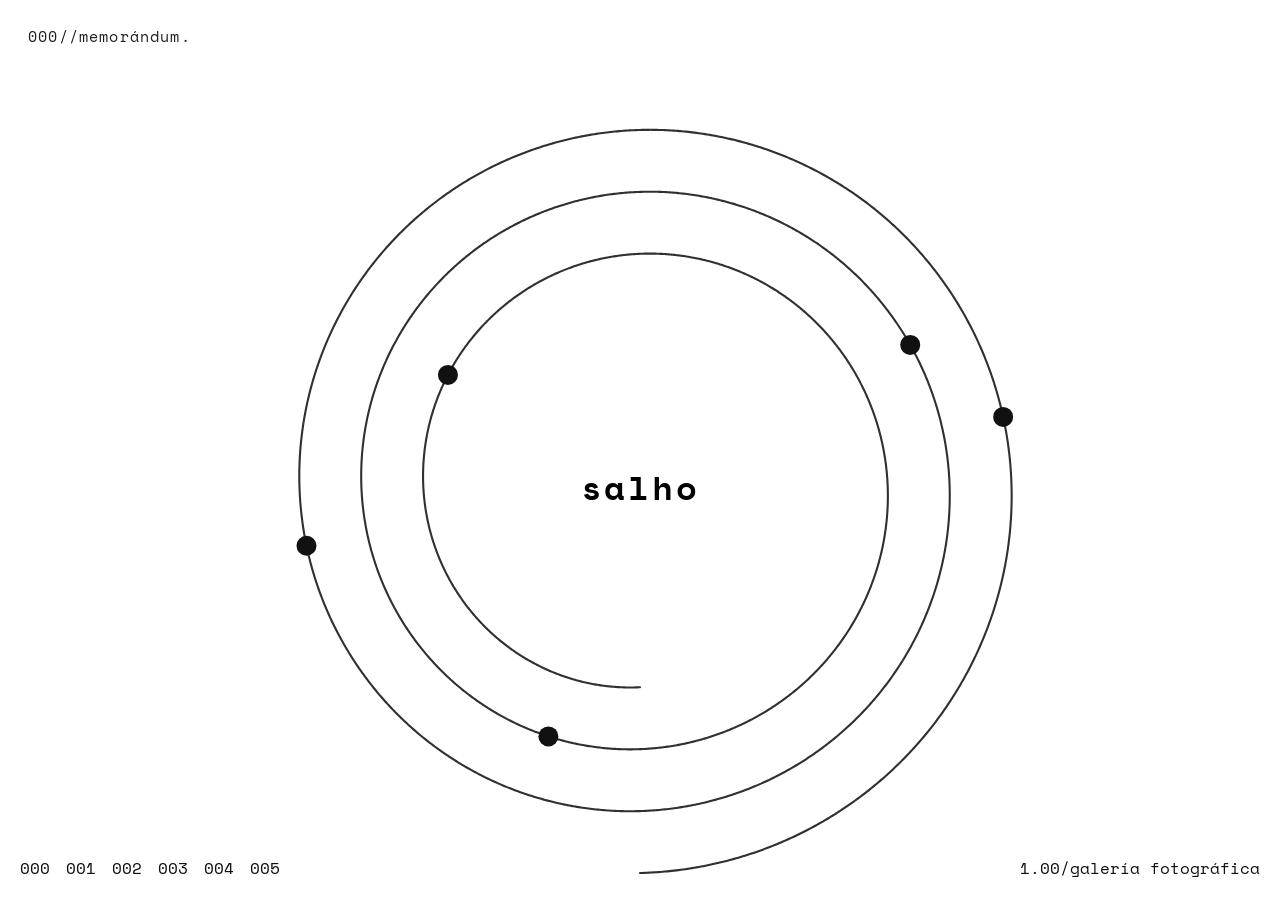
<file: index.html>
﻿<!doctype html>
<html lang="es">
<head>
  <meta charset="utf-8">
  <meta name="viewport" content="width=device-width, initial-scale=1">
  <title>memorándum</title>
  <link rel="preconnect" href="https://fonts.googleapis.com">
  <link rel="preconnect" href="https://fonts.gstatic.com" crossorigin>
  <link href="https://fonts.googleapis.com/css2?family=Cormorant+Garamond:ital,wght@0,500;1,500;1,600&family=Space+Mono:ital,wght@0,400;1,400&display=swap" rel="stylesheet">
  <link rel="icon" href="memorand-m/Portafolio_Salho/assets/espiralfavicon.png">
  <link rel="stylesheet" href="styles.css">
</head>
<body class="index-centered">
  <main class="escena" aria-label="Visual de espiral animada">
    <p class="etiqueta-esquina">000//memorándum.</p>
    <svg id="espiral-svg" class="espiral-svg" aria-hidden="true"></svg>
    <h1 class="palabra-centro"><a href="memorand-m/Portafolio_Salho/salho.html" style="color: black; text-decoration: none;">salho</a></h1>
    <nav aria-label="Navegación a páginas secundarias" style="position:absolute; bottom:20px; left:20px; z-index:3;">
      <ul style="margin:0; padding:0; list-style:none; display:flex; gap:1rem;">
        <li><a href="memorand-m/Portafolio_Salho/salho.html">000</a></li>
        <li><a href="memorand-m/Portafolio_Salho/001.html">001</a></li>
        <li><a href="memorand-m/Portafolio_Salho/002.html">002</a></li>
        <li><a href="memorand-m/Portafolio_Salho/003.html">003</a></li>
        <li><a href="memorand-m/Portafolio_Salho/004.html">004</a></li>
        <li><a href="memorand-m/Portafolio_Salho/005.html">005</a></li>
      </ul>
    </nav>
    <nav aria-label="Navegación a páginas secundarias" style="position:absolute; bottom:20px; right:20px; z-index:3;">
      <ul style="margin: 0px; padding: 0px; list-style:none; display:flex; gap:1rem;">
        <li><a href="memorand-m/Portafolio_Salho/galeríacompleta.html">1.00/galería fotográfica</a></li>
      </ul>
  </main>
  <script src="script.js"></script>
</body>
</html>
</file>
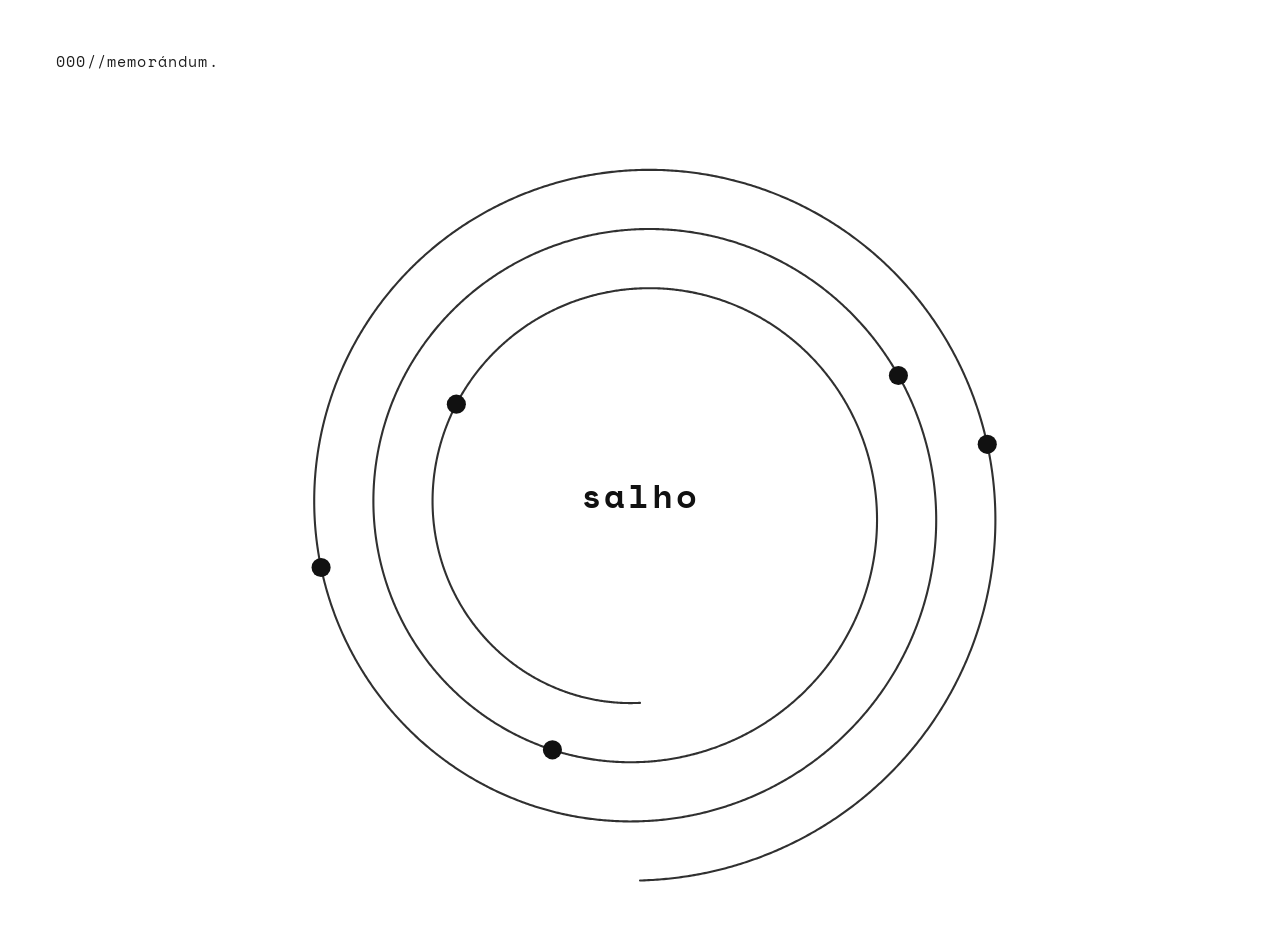
<file: memorand-m/Portafolio_Salho/index.html>
﻿<!doctype html>
<html lang="es">
<head>
  <meta charset="utf-8">
  <meta name="viewport" content="width=device-width, initial-scale=1">
  <title>memorándum</title>
  <link rel="preconnect" href="https://fonts.googleapis.com">
  <link rel="preconnect" href="https://fonts.gstatic.com" crossorigin>
  <link href="https://fonts.googleapis.com/css2?family=Cormorant+Garamond:ital,wght@0,500;1,500;1,600&family=Space+Mono:ital,wght@0,400;1,400&display=swap" rel="stylesheet">
  <link rel="stylesheet" href="styles.css">
</head>
<body>
  <main class="escena" aria-label="Visual de espiral animada">
    <p class="etiqueta-esquina">000//memorándum.</p>
    <svg id="espiral-svg" class="espiral-svg" aria-hidden="true"></svg>
    <h1 class="palabra-centro">salho</h1>
  </main>
  <script src="script.js"></script>
</body>
</html>
</file>
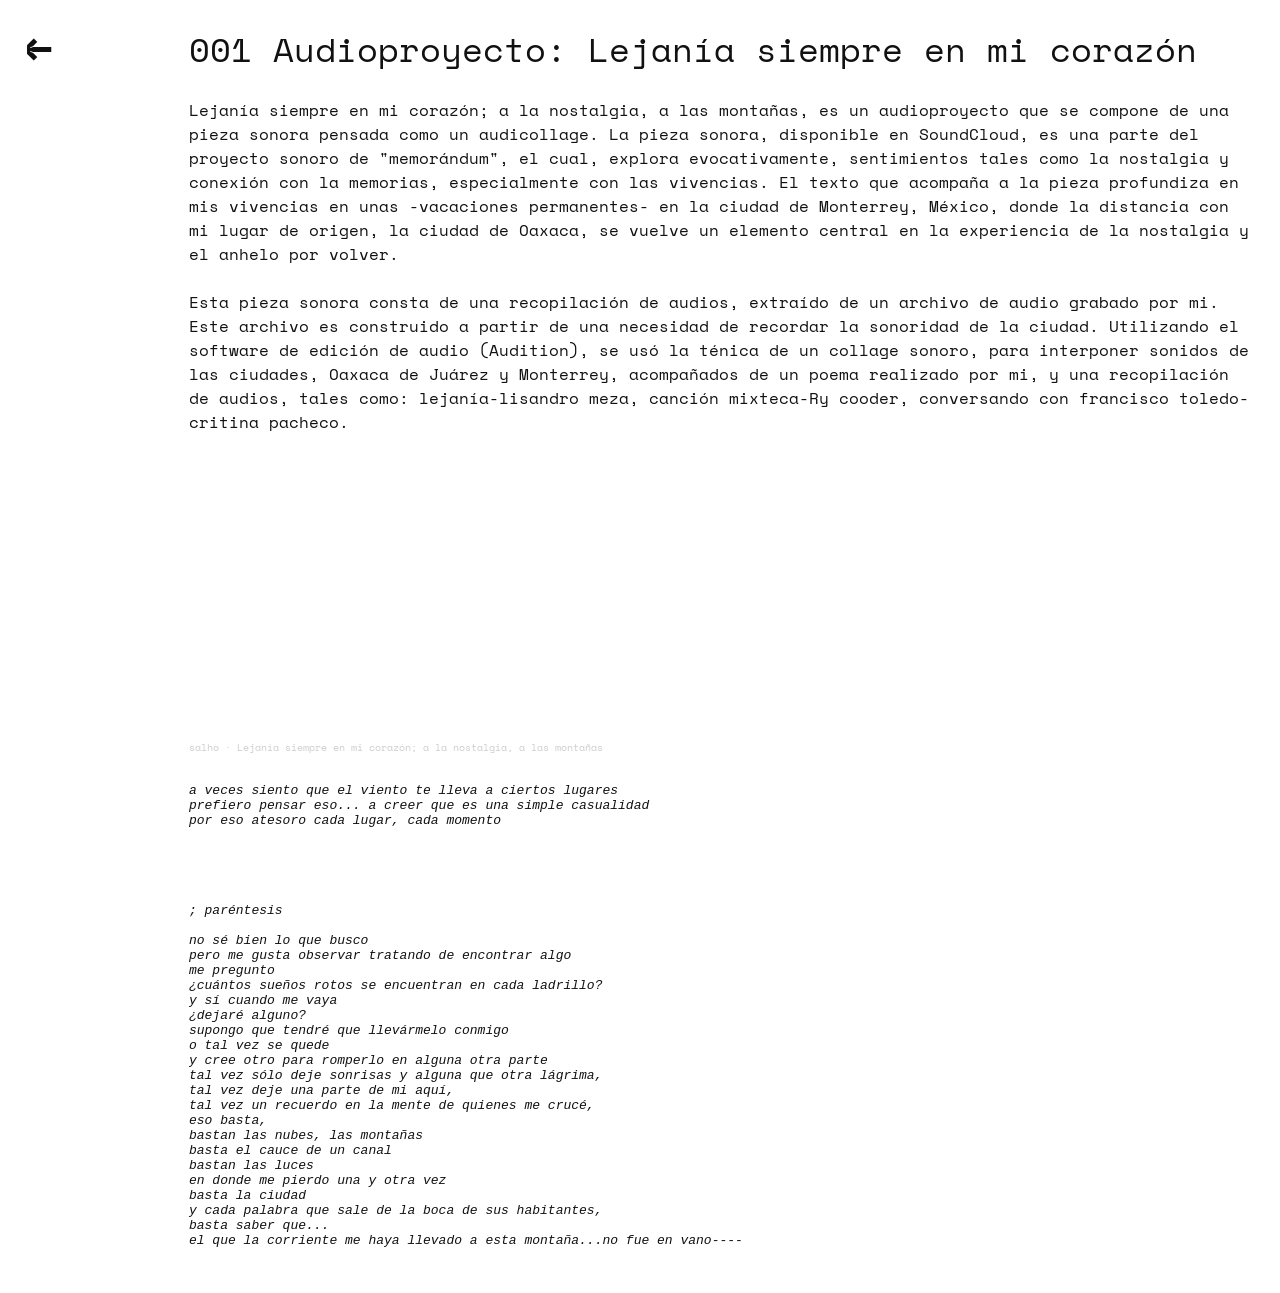
<file: memorand-m/Portafolio_Salho/001.html>
﻿<!doctype html>
<html lang="es">
<head>
  <meta charset="utf-8">
  <meta name="viewport" content="width=device-width, initial-scale=1">
  <title>001</title>
  <link rel="preconnect" href="https://fonts.googleapis.com">
  <link rel="preconnect" href="https://fonts.gstatic.com" crossorigin>
  <link href="https://fonts.googleapis.com/css2?family=Space+Mono:ital,wght@0,400;1,400&display=swap" rel="stylesheet">
  <link rel="icon" href="assets/espiralfavicon.png">
  <style>
    :root {
      --shift-left: 5cm;
      --page-pad-x: clamp(18px, 4vw, 24px);
      --page-pad-top: clamp(18px, 4vw, 24px);
      --page-pad-bottom: clamp(24px, 5vw, 32px);
      --mobile-top-offset: 72px;
    }

    * {
      box-sizing: border-box;
    }

    body {
      margin: 0;
      min-height: 100vh;
      min-height: 100svh;
      display: flex;
      flex-direction: column;
      font-family: "Space Mono", "Lucida Console", "Courier New", Courier, monospace;
      background: #fff;
      color: #111;
      padding:
        calc(var(--page-pad-top) + env(safe-area-inset-top, 0px))
        calc(var(--page-pad-x) + env(safe-area-inset-right, 0px))
        calc(var(--page-pad-bottom) + env(safe-area-inset-bottom, 0px))
        max(calc(var(--page-pad-x) + env(safe-area-inset-left, 0px)), var(--shift-left));
      overflow-x: hidden;
    }

    .back-arrow {
      position: fixed;
      top: calc(var(--page-pad-top) + env(safe-area-inset-top, 0px));
      left: max(14px, calc(var(--page-pad-x) + env(safe-area-inset-left, 0px) - 10px));
      z-index: 1000;
      color: #111;
      text-decoration: none;
      font-size: clamp(24px, 5vw, 1.15cm);
      width: clamp(44px, 8vw, 1.3cm);
      height: clamp(44px, 8vw, 1.3cm);
      display: flex;
      align-items: center;
      justify-content: center;
      line-height: 1;
      font-weight: 700;
      padding: 0;
    }

    .back-arrow:hover {
      opacity: 0.7;
    }

    .titulo {
      font-size: clamp(24px, 3vw, 34px);
      font-weight: 500;
      margin: 0 0 24px;
      align-self: flex-start;
      text-align: justify;
      hyphens: none;
    }

    .audio {
      width: min(900px, 100%);
      margin: auto 0 clamp(96px, 14vh, 170px) 0;
      align-self: center;
      transform: translateX(calc((24px - var(--shift-left)) / 2));
      text-align: center;
    }

    .audio iframe {
      display: block;
      width: 100%;
      min-height: clamp(220px, 42vw, 300px);
      border: 0;
    }

    @media (max-width: 900px) {
      :root {
        --shift-left: 24px;
      }

      body {
        padding-top: calc(var(--mobile-top-offset) + env(safe-area-inset-top, 0px));
      }

      .audio {
        transform: none;
        margin-bottom: clamp(42px, 9vh, 86px);
      }
    }
  </style>
</head>
<body>
  <a class="back-arrow" href="../../index.html" aria-label="Volver al index">&#8592;</a>
  <h1 class="titulo">001 Audioproyecto: Lejanía siempre en mi corazón</h1>
  
  <Main>
    <p1 style="margin-bottom: 24px;">Lejanía siempre en mi corazón; a la nostalgia, a las montañas, es un audioproyecto que se compone de una pieza sonora pensada como un audicollage. La pieza sonora, disponible en SoundCloud, es una parte del proyecto sonoro de "memorándum", el cual, explora evocativamente, sentimientos tales como la nostalgia y conexión con la memorias, especialmente con las vivencias. El texto que acompaña a la pieza profundiza en mis vivencias en unas -vacaciones permanentes- en la ciudad de Monterrey, México, donde la distancia con mi lugar de origen, la ciudad de Oaxaca, se vuelve un elemento central en la experiencia de la nostalgia y el anhelo por volver.<br>
    <br>Esta pieza sonora consta de una recopilación de audios, extraído de un archivo de audio grabado por mi. Este archivo es construido a partir de una necesidad de recordar la sonoridad de la ciudad. Utilizando el software de edición de audio (Audition), se usó la ténica de un collage sonoro, para interponer sonidos de las ciudades, Oaxaca de Juárez y Monterrey, acompañados de un poema realizado por mi, y una recopilación de audios, tales como: lejanía-lisandro meza, canción mixteca-Ry cooder, conversando con francisco toledo-critina pacheco.<br>
    </p1>

    <iframe width="100%" height="300" scrolling="no" frameborder="no" allow="autoplay" src="https://w.soundcloud.com/player/?url=https%3A//api.soundcloud.com/tracks/soundcloud%253Atracks%253A1603911504&color=%236c6c4c&auto_play=false&hide_related=false&show_comments=true&show_user=true&show_reposts=false&show_teaser=true&visual=true"></iframe>
    <div style="font-size:10px;color:#cccccc;line-break:anywhere;word-break:normal;overflow:hidden;white-space:nowrap;text-overflow:ellipsis;font-family:inherit;font-weight:100;"><a href="https://soundcloud.com/salhooo" title="salho" target="_blank" style="color:#cccccc;text-decoration:none;">salho</a> · <a href="https://soundcloud.com/salhooo/lejania-siempre-en-mi-corazon-a-la-nostalgia-a-las-montanas" title="Lejanía siempre en mi corazón; a la nostalgia, a las montañas" target="_blank" style="color:#cccccc;text-decoration:none;">Lejanía siempre en mi corazón; a la nostalgia, a las montañas</a></div>

  </Main>

 <pre><i>
a veces siento que el viento te lleva a ciertos lugares 
prefiero pensar eso... a creer que es una simple casualidad 
por eso atesoro cada lugar, cada momento
 




; paréntesis 

no sé bien lo que busco
pero me gusta observar tratando de encontrar algo
me pregunto 
¿cuántos sueños rotos se encuentran en cada ladrillo? 
y sí cuando me vaya 
¿dejaré alguno?
supongo que tendré que llevármelo conmigo
o tal vez se quede
y cree otro para romperlo en alguna otra parte
tal vez sólo deje sonrisas y alguna que otra lágrima,
tal vez deje una parte de mi aquí,
tal vez un recuerdo en la mente de quienes me crucé,
eso basta, 
bastan las nubes, las montañas 
basta el cauce de un canal
bastan las luces
en donde me pierdo una y otra vez
basta la ciudad 
y cada palabra que sale de la boca de sus habitantes,
basta saber que...
el que la corriente me haya llevado a esta montaña...no fue en vano----
</pre></i>

</body>
</html>
</file>
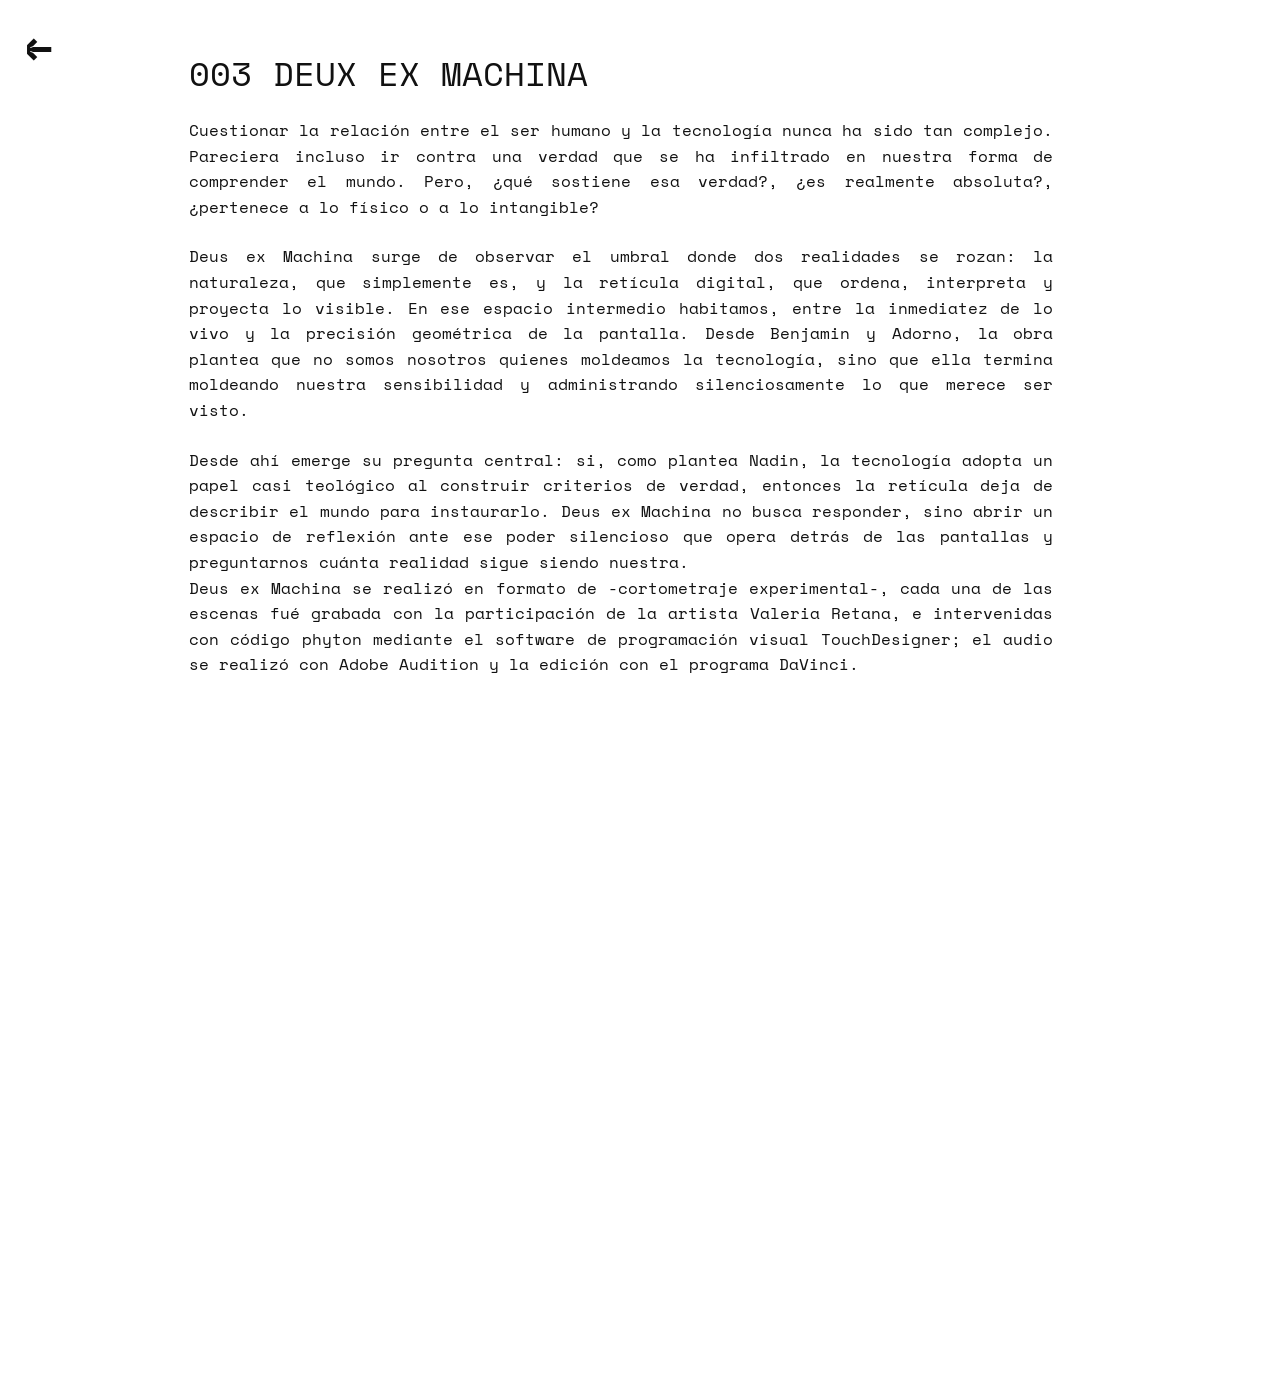
<file: memorand-m/Portafolio_Salho/003.html>
﻿﻿<!doctype html>
<html lang="es">
<head>
  <meta charset="utf-8">
  <meta name="viewport" content="width=device-width, initial-scale=1">
  <title>003</title>
  <link rel="preconnect" href="https://fonts.googleapis.com">
  <link rel="preconnect" href="https://fonts.gstatic.com" crossorigin>
  <link href="https://fonts.googleapis.com/css2?family=Space+Mono:ital,wght@0,400;1,400&display=swap" rel="stylesheet">
  <link rel="icon" href="assets/espiralfavicon.png">
  <style>
    :root {
      --shift-left: 5cm;
      --page-pad-x: clamp(18px, 4vw, 24px);
      --page-pad-top: clamp(18px, 4vw, 24px);
      --page-pad-bottom: clamp(24px, 5vw, 32px);
      --mobile-top-offset: 72px;
    }

    * {
      box-sizing: border-box;
    }

    body {
      margin: 0;
      min-height: 100vh;
      min-height: 100svh;
      display: flex;
      flex-direction: column;
      justify-content: flex-start;
      font-family: "Space Mono", "Lucida Console", "Courier New", Courier, monospace;
      background: #fff;
      color: #111;
      padding:
        calc(var(--page-pad-top) + env(safe-area-inset-top, 0px))
        calc(var(--page-pad-x) + env(safe-area-inset-right, 0px))
        calc(var(--page-pad-bottom) + env(safe-area-inset-bottom, 0px))
        max(calc(var(--page-pad-x) + env(safe-area-inset-left, 0px)), var(--shift-left));
      overflow-x: hidden;
      overflow-y: auto;
      -webkit-overflow-scrolling: touch;
    }

    .back-arrow {
      position: fixed;
      top: calc(var(--page-pad-top) + env(safe-area-inset-top, 0px));
      left: max(14px, calc(var(--page-pad-x) + env(safe-area-inset-left, 0px) - 10px));
      z-index: 1000;
      color: #111;
      text-decoration: none;
      font-size: clamp(24px, 5vw, 1.15cm);
      width: clamp(44px, 8vw, 1.3cm);
      height: clamp(44px, 8vw, 1.3cm);
      display: flex;
      align-items: center;
      justify-content: center;
      line-height: 1;
      font-weight: 700;
      padding: 0;
    }

    .back-arrow:hover { opacity: 0.7; }

    .titulo {
      font-size: clamp(24px, 3vw, 34px);
      font-weight: 500;
      margin: 0 0 20px;
      width: 100%;
      text-align: justify;
      hyphens: none;
      word-wrap: break-word;
      overflow-wrap: break-word;
    }

    p {
      font-size: clamp(13px, 2vw, 16px);
      line-height: 1.6;
      word-wrap: break-word;
      overflow-wrap: break-word;
      width: 100%;
      margin: 0 0 24px 0;
      text-align: justify;
      hyphens: none;
    }

    main {
      width: 100%;
      display: flex;
      justify-content: center;
      margin: clamp(48px, 8vh, 96px) 0;
    }

    @media (min-width: 1025px) {
      main {
        width: calc(100% + var(--shift-left) + var(--page-pad-x));
        margin-left: calc(-1 * var(--shift-left));
      }

      .titulo {
        padding-right: calc(var(--shift-left) - var(--page-pad-x));
      }

      p {
        padding-right: calc(var(--shift-left) - var(--page-pad-x) + 1cm);
      }
    }

    .video-container {
      width: 100%;
      max-width: 900px;
      aspect-ratio: 16 / 9;
    }

    .video-container iframe {
      width: 100%;
      height: 100%;
      border: 0;
    }

    @media (max-width: 1024px) {
      :root {
        --shift-left: 3cm;
      }
    }

    @media (max-width: 900px) {
      :root {
        --shift-left: 24px;
        --page-pad-x: clamp(12px, 3vw, 18px);
      }

      body {
        justify-content: flex-start;
        padding:
          calc(var(--mobile-top-offset) + env(safe-area-inset-top, 0px))
          calc(var(--page-pad-x) + env(safe-area-inset-right, 0px))
          calc(var(--page-pad-bottom) + env(safe-area-inset-bottom, 0px))
          calc(var(--page-pad-x) + env(safe-area-inset-left, 0px));
      }

      .titulo {
        font-size: clamp(18px, 5vw, 28px);
        margin: 0 0 16px 0;
      }

      p {
        font-size: clamp(12px, 2.5vw, 15px);
      }
    }

    @media (max-width: 600px) {
      :root {
        --shift-left: 16px;
        --page-pad-x: clamp(10px, 2.5vw, 14px);
      }

      .titulo {
        font-size: clamp(16px, 6vw, 24px);
        margin: 0 0 12px 0;
      }

      p {
        font-size: clamp(11px, 3vw, 14px);
        margin: 0 0 16px 0;
      }

      .video-container {
        max-width: 100%;
      }

      .back-arrow {
        font-size: clamp(18px, 5vw, 24px);
        width: clamp(40px, 8vw, 50px);
        height: clamp(40px, 8vw, 50px);
      }
    }

    @media (max-width: 400px) {
      :root {
        --shift-left: 12px;
        --page-pad-x: 10px;
      }

      .titulo {
        font-size: clamp(14px, 5vw, 20px);
        margin: 0 0 10px 0;
      }

      p {
        font-size: clamp(10px, 2.5vw, 12px);
        line-height: 1.5;
        margin: 0 0 12px 0;
      }
    }
  </style>
</head>
<body>
  <a class="back-arrow" href="../../index.html" aria-label="Volver al index">&#8592;</a>
  <h1 class="titulo">003 DEUX EX MACHINA</h1>
  <p>Cuestionar la relación entre el ser humano y la tecnología nunca ha sido tan complejo. Pareciera incluso ir contra una verdad que se ha infiltrado en nuestra forma de comprender el mundo. Pero, ¿qué sostiene esa verdad?, ¿es realmente absoluta?, ¿pertenece a lo físico o a lo intangible?</p>
  <p>Deus ex Machina surge de observar el umbral donde dos realidades se rozan: la naturaleza, que simplemente es, y la retícula digital, que ordena, interpreta y proyecta lo visible. En ese espacio intermedio habitamos, entre la inmediatez de lo vivo y la precisión geométrica de la pantalla. Desde Benjamin y Adorno, la obra plantea que no somos nosotros quienes moldeamos la tecnología, sino que ella termina moldeando nuestra sensibilidad y administrando silenciosamente lo que merece ser visto.</p>
  <p>Desde ahí emerge su pregunta central: si, como plantea Nadin, la tecnología adopta un papel casi teológico al construir criterios de verdad, entonces la retícula deja de describir el mundo para instaurarlo. Deus ex Machina no busca responder, sino abrir un espacio de reflexión ante ese poder silencioso que opera detrás de las pantallas y preguntarnos cuánta realidad sigue siendo nuestra.<br>
  Deus ex Machina se realizó en formato de -cortometraje experimental-, cada una de las escenas fué grabada con la participación de la artista Valeria Retana, e intervenidas con código phyton mediante el software de programación visual TouchDesigner; el audio se realizó con Adobe Audition y la edición con el programa DaVinci.</p>
  <main>
    <div class="video-container">
      <iframe 
        src="https://www.youtube.com/embed/f5JMGKYXlvk?si=XABSzUcjFRxprHiH" 
        title="YouTube video player" 
        allow="accelerometer; autoplay; clipboard-write; encrypted-media; gyroscope; picture-in-picture; web-share" 
        referrerpolicy="strict-origin-when-cross-origin" 
        allowfullscreen>
      </iframe>
    </div>
  </main>
</body>
</html>
</file>
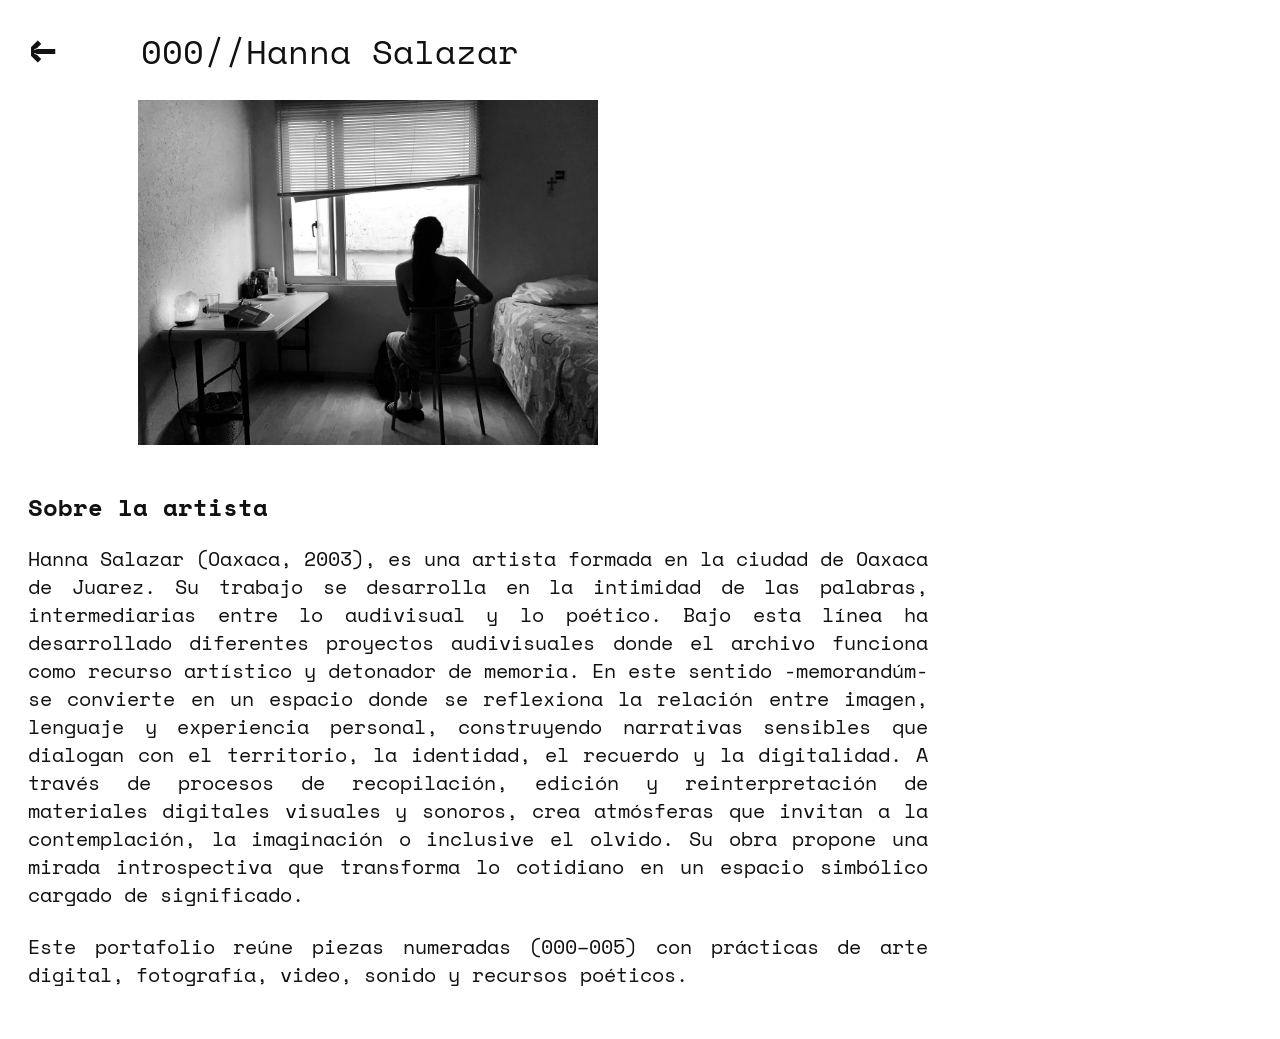
<file: memorand-m/Portafolio_Salho/salho.html>
<!doctype html>
<html lang="es">
<head>
  <meta charset="utf-8">
  <meta name="viewport" content="width=device-width, initial-scale=1">
  <title>salho | Hanna Salazar.</title>
  <link rel="preconnect" href="https://fonts.googleapis.com">
  <link rel="preconnect" href="https://fonts.gstatic.com" crossorigin>
  <link href="https://fonts.googleapis.com/css2?family=Cormorant+Garamond:ital,wght@0,500;1,500;1,600&family=Space+Mono:ital,wght@0,400;1,400&display=swap" rel="stylesheet">
  <link rel="icon" href="assets/espiralfavicon.png">
  <link rel="stylesheet" href="styles.css">
</head>
<body>
  <a class="back-arrow" href="../../index.html" aria-label="Volver al index">&#8592;</a>
  <h1 class="titulo">000//Hanna Salazar</h1>
  <section class="artista-about" aria-label="About the artist">
    <div class="artist-salho">
      <img src="../Portafolio_Salho/assets/fotosalho.jpeg" alt="Foto de Salho" class="artist-photo" />
      <div class="artist-text">
        <h2>Sobre la artista</h2>
         <p>
        Hanna Salazar (Oaxaca, 2003), es una artista formada en la ciudad de Oaxaca de Juarez. Su trabajo se desarrolla en la intimidad de las palabras,
        intermediarias entre lo audivisual y lo poético. Bajo esta línea ha desarrollado diferentes proyectos audivisuales donde el archivo funciona 
        como recurso artístico y detonador de memoria. En este sentido -memorandúm- se convierte en un espacio donde se reflexiona la relación entre 
        imagen, lenguaje y experiencia personal, construyendo narrativas sensibles que dialogan con el territorio, la identidad, el recuerdo y la digitalidad.
        A través de procesos de recopilación, edición y reinterpretación de materiales digitales visuales y sonoros, crea atmósferas que invitan a la 
        contemplación, la imaginación o inclusive el olvido. Su obra propone una mirada introspectiva que transforma lo cotidiano en un espacio simbólico cargado de significado.

    </p>

        <p>Este portafolio reúne piezas numeradas (000–005) con prácticas de arte digital, fotografía, video, sonido y recursos poéticos.</p>
      </div>
    </div>
  </section>
</body>
</html>
</file>
<file: styles.css>
:root {
  --bg: #ffffff;
  --ink: #111111;
  --line: #1a1a1a;
  --page-pad-x: clamp(14px, 3vw, 28px);
  --page-pad-y: clamp(14px, 3vw, 26px);
}

*,
*::before,
*::after {
  box-sizing: border-box;
}

html,
body {
  width: 100%;
  height: 100%;
  margin: 0;
  overflow-x: hidden;
}

body {
  background: var(--bg);
  color: var(--ink);
  font-family: "Space Mono", "Lucida Console", "Courier New", Courier, monospace;
  overflow-y: auto;
  -webkit-overflow-scrolling: touch;
}

h1, h2, h3, h4, h5, h6, p, a {
  font-family: inherit;
  color: var(--ink);
}

a {
  color: var(--ink);
  text-decoration: none;
}

a:hover,
button:hover {
  text-decoration: underline;
  opacity: 0.85;
}

.escena {
  position: relative;
  width: 100%;
  min-height: 100vh;
  min-height: 100svh;
  overflow: hidden;
  background: var(--bg);
}

.espiral-svg {
  position: absolute;
  inset: 0;
  width: 100%;
  height: 100%;
  display: block;
}

.etiqueta-esquina {
  position: absolute;
  top: clamp(14px, 2.2vw, 26px);
  left: clamp(14px, 2.2vw, 28px);
  z-index: 2;
  margin: 0;
  letter-spacing: 0.08em;
  font-size: clamp(0.72rem, 1.2vw, 0.92rem);
  font-family: inherit;
  color: var(--ink);
  opacity: 0.94;
  max-width: calc(100vw - (var(--page-pad-x) * 2));
}

.palabra-centro {
  position: absolute;
  top: 54%;
  left: 50%;
  z-index: 2;
  margin: 0;
  transform: translate(-50%, -50%);
  font-weight: 600;
  font-size: clamp(1.3rem, 3vw, 2.15rem);
  letter-spacing: 0.08em;
  color: var(--ink);
  text-transform: lowercase;
  font-style: normal;
  font-family: inherit;
}

.trazo-espiral {
  fill: none;
  stroke: var(--line);
  stroke-width: 2.1;
  stroke-linecap: round;
  stroke-linejoin: round;
  vector-effect: non-scaling-stroke;
  opacity: 0.9;
}

.punto-orbita {
  fill: var(--ink);
  cursor: pointer;
}

@media (max-width: 640px) {
  .escena {
    min-height: 100svh;
  }

  .etiqueta-esquina {
    top: calc(var(--page-pad-y) + env(safe-area-inset-top, 0px));
    left: calc(var(--page-pad-x) + env(safe-area-inset-left, 0px));
  }

  .palabra-centro {
    top: 52%;
    width: min(88vw, 360px);
    text-align: center;
  }

  
}

.artist-bio {
  background: rgba(255, 255, 255, 0.96);
  color: var(--ink);
  padding: clamp(1rem, 3vw, 2rem);
  margin: 0 auto;
  max-width: 960px;
}

.artist-card {
  display: grid;
  grid-template-columns: minmax(120px, 240px) 1fr;
  gap: 1.25rem;
  align-items: center;
}

.artist-photo {
  width: 100%;
  max-width: 240px;
  height: auto;
  border: 2px solid var(--line);
  object-fit: cover;
  border-radius: 0.45rem;
}

.artist-text h2 {
  margin-top: 0;
  font-size: clamp(1.15rem, 2vw, 1.5rem);
  letter-spacing: 0.06em;
}

.artist-text p {
  margin: 0.45rem 0;
  line-height: 1.45;
}

@media (max-width: 760px) {
  .artist-card {
    grid-template-columns: 1fr;
  }

  .artist-photo {
    max-width: 100%;
  }
}
</file>
<file: memorand-m/Portafolio_Salho/styles.css>
:root {
  --bg: #ffffff;
  --ink: #111111;
  --line: #1a1a1a;
  --page-pad-x: clamp(14px, 3vw, 28px);
  --page-pad-y: clamp(14px, 3vw, 26px);
  --page-pad-top: clamp(14px, 3vw, 26px);
  --page-pad-bottom: clamp(14px, 3vw, 26px);
  --shift-left: 5cm;
}

*,
*::before,
*::after {
  box-sizing: border-box;
}

html,
body {
  width: 100%;
  min-height: 100%;
  margin: 0;
}

body {
  background: var(--bg);
  color: var(--ink);
  font-family: "Space Mono", "Lucida Console", "Courier New", Courier, monospace;
  overflow-x: hidden;
  overflow-y: auto;
  display: flex;
  flex-direction: column;
  align-items: center;
  justify-content: flex-start;
  min-height: 100vh;
  padding: var(--page-pad-top) var(--page-pad-x) var(--page-pad-bottom) max(var(--page-pad-x), var(--shift-left));
  margin: 0;
}

body.index-centered {
  justify-content: center;
}

.escena {
  position: relative;
  width: 100%;
  min-height: 100vh;
  min-height: 100svh;
  overflow: hidden;
  background: var(--bg);
}

.espiral-svg {
  position: absolute;
  inset: 0;
  width: 100%;
  height: 100%;
  display: block;
}

.etiqueta-esquina {
  position: absolute;
  top: clamp(14px, 2.2vw, 26px);
  left: clamp(14px, 2.2vw, 28px);
  z-index: 2;
  margin: 0;
  letter-spacing: 0.08em;
  font-size: clamp(0.72rem, 1.2vw, 0.92rem);
  font-family: inherit;
  color: var(--ink);
  opacity: 0.94;
  max-width: calc(100vw - (var(--page-pad-x) * 2));
}

.palabra-centro {
  position: absolute;
  top: 54%;
  left: 50%;
  z-index: 2;
  margin: 0;
  transform: translate(-50%, -50%);
  font-weight: 600;
  font-size: clamp(1.3rem, 3vw, 2.15rem);
  letter-spacing: 0.08em;
  color: var(--ink);
  text-transform: lowercase;
  font-style: normal;
  font-family: inherit;
}

.trazo-espiral {
  fill: none;
  stroke: var(--line);
  stroke-width: 2.1;
  stroke-linecap: round;
  stroke-linejoin: round;
  vector-effect: non-scaling-stroke;
  opacity: 0.9;
}

.punto-orbita {
  fill: var(--ink);
  cursor: pointer;
}

.back-arrow {
  position: fixed;
  top: calc(var(--page-pad-top) + env(safe-area-inset-top, 0px));
  left: max(14px, calc(var(--page-pad-x) + env(safe-area-inset-left, 0px) - 10px));
  z-index: 1000;
  color: #111;
  text-decoration: none;
  font-size: clamp(24px, 5vw, 1.15cm);
  width: clamp(44px, 8vw, 1.3cm);
  height: clamp(44px, 8vw, 1.3cm);
  display: flex;
  align-items: center;
  justify-content: center;
  line-height: 1;
  font-weight: 700;
  padding: 0;
}

.back-arrow:hover {
  opacity: 0.7;
}

.titulo {
  font-size: clamp(24px, 3vw, 34px);
  font-weight: 500;
  margin: 0 0 24px;
  width: 100%;
  text-align: left;
  hyphens: none;
  word-wrap: break-word;
  overflow-wrap: break-word;
  padding-left: clamp(76px, 9vw, 3cm); /* Deja un poco mas de espacio para el back arrow */
  box-sizing: border-box;
}

p {
  font-size: clamp(16px, 2vw, 20px);
  line-height: 1.4;
  margin: 0 0 24px;
  width: 100%;
  text-align: justify;
  hyphens: none;
  word-wrap: break-word;
  overflow-wrap: break-word;
}


.artist-about {
  width: 100%;
  margin: 60px 0 0;
  padding-left: clamp(76px, 9vw, 3cm);
  display: flex;
  flex-direction: column;
  align-items: flex-start;
  justify-content: flex-start;
}

.artist-salho {
  width: min(100%, 900px);
  display: flex;
  flex-direction: row;
  align-items: flex-start;
  justify-content: flex-start;
  gap: 24px;
  flex-wrap: wrap;
  align-self: flex-start;

}

.artist-photo {
  width: min(100%, 460px);
  max-width: 100%;
  height: auto;
  display: block;
  object-fit: cover;
  border-radius: 0;
  transform: translateX(110px);
}

@media (max-width: 640px) {
  .artist-salho {
    flex-direction: column;
  }
  .artist-photo {
    width: 100%;
    height: auto;
    margin: 0;
  }

  .escena {
    min-height: 100svh;
  }

  .etiqueta-esquina {
    top: calc(var(--page-pad-y) + env(safe-area-inset-top, 0px));
    left: calc(var(--page-pad-x) + env(safe-area-inset-left, 0px));
  }

  body {
    padding-left: var(--page-pad-x);
  }

  .palabra-centro {
    top: 52%;
    width: min(88vw, 360px);
    text-align: center;
  }
}
  .escena {
    min-height: 100svh;
  }

  .etiqueta-esquina {
    top: calc(var(--page-pad-y) + env(safe-area-inset-top, 0px));
    left: calc(var(--page-pad-x) + env(safe-area-inset-left, 0px));
  }

  body {
    padding-left: var(--page-pad-x);
  }

  .artista-contacto {
    width: 100%;
    margin: 60px 0 0;
    padding-left: clamp(76px, 9vw, 3cm);
    display: flex;
    flex-direction: column;
    align-items: flex-start;
    justify-content: flex-start;
  }

  .palabra-centro {
    top: 52%;
    width: min(88vw, 360px);
    text-align: center;
  }
  .galeria-grid {
  width: min(100%, 980px);
  margin: 0 auto;
  padding-left: clamp(76px, 9vw, 3cm);
  padding-right: 10px;
  display: grid;
  grid-template-columns: repeat(2, minmax(0, 1fr));
  gap: 18px;
  align-items: start;
}

.pieza {
  margin: 0;
  overflow: hidden;
  background: #f6f6f6;
}

.pieza.vertical {
  aspect-ratio: 2 / 3;
}

.pieza.horizontal {
  aspect-ratio: 3 / 2;
}

.galeria-img {
  width: 100%;
  height: auto;
  display: block;
  object-fit: cover;
  cursor: pointer;
  transition: transform 0.28s ease, opacity 0.28s ease;
}

.galeria-img:hover {
  transform: scale(1.015);
  opacity: 0.95;
}

.galeria-item {
  display: flex;
  flex-direction: column;
  align-items: flex-start;
  gap: 10px;
}

.galeria-texto {
  margin: 0;
  font-family: "Cormorant Garamond", serif;
  font-size: clamp(22px, 2.8vw, 34px);
  font-style: italic;
  font-weight: 500;
  line-height: 1.05;
  color: #111;
}

.modal {
  position: fixed;
  inset: 0;
  background: rgba(255, 255, 255, 0.97);
  display: none;
  align-items: center;
  justify-content: center;
  padding: 30px;
  z-index: 3000;
}

.modal.open {
  display: flex;
}

.modal-content {
  max-width: min(92vw, 1200px);
  max-height: 90vh;
  display: flex;
  flex-direction: column;
  align-items: center;
  gap: 14px;
}

.modal-content img {
  max-width: 100%;
  max-height: 78vh;
  width: auto;
  height: auto;
  display: block;
  object-fit: contain;
}

#modalCaption {
  margin: 0;
  text-align: center;
  font-style: italic;
  font-family: "Cormorant Garamond", serif;
  font-size: clamp(16px, 1.8vw, 20px);
  color: #111;
}

.modal-close {
  position: absolute;
  top: 18px;
  right: 24px;
  border: none;
  background: none;
  color: #111;
  font-size: 42px;
  cursor: pointer;
  line-height: 1;
  padding: 0;
}

.modal-close:hover {
  opacity: 0.7;
}

@media (max-width: 700px) {
  .galeria-grid {
    grid-template-columns: 1fr;
    padding-left: 0;
    gap: 14px;
  }

  .pieza.vertical,
  .pieza.horizontal {
    aspect-ratio: auto;
  }

  .galeria-img {
    height: auto;
  }

  .modal {
    padding: 16px;
  }

  .modal-close {
    top: 10px;
    right: 16px;
    font-size: 36px;
  }

  .modal-content img {
    max-height: 72vh;
  }
}
</file>
